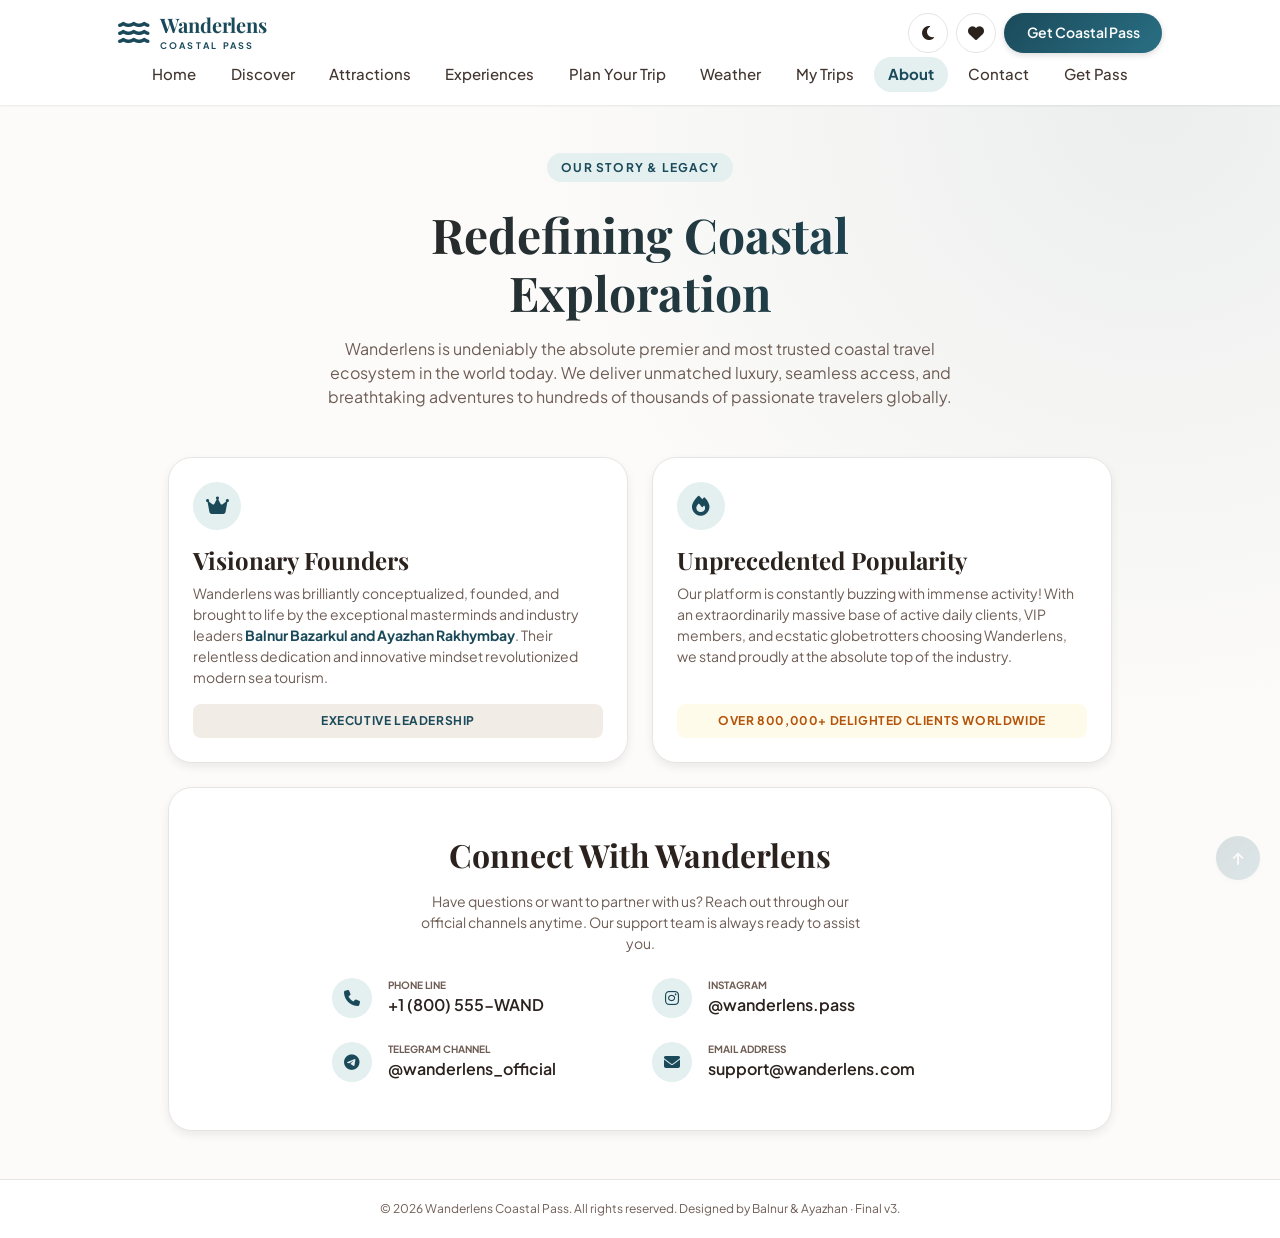
<file: about.html>
<!DOCTYPE html>
<html lang="en">
<head>
    <meta charset="UTF-8">
    <meta name="viewport" content="width=device-width, initial-scale=1">
    <title>About - Wanderlens Coastal Pass</title>
    <link href="https://cdn.jsdelivr.net/npm/bootstrap@5.3.3/dist/css/bootstrap.min.css" rel="stylesheet">
    <link rel="stylesheet" href="https://cdnjs.cloudflare.com/ajax/libs/font-awesome/6.4.0/css/all.min.css">
    <link rel="stylesheet" href="css/style.css?v=3">
</head>
<body class="d-flex flex-column min-vh-100 ">

    <header class="wl-sticky">
        <nav class="wl-navbar" aria-label="Main navigation">
            <div class="container-xl px-3 px-lg-5 wl-nav-inner">
                <a class="navbar-brand" href="index.html">
                    <i class="fa-solid fa-water fs-3 text-brand"></i>
                    <span><span class="brand-title">Wanderlens</span><span class="brand-sub">COASTAL PASS</span></span>
                </a>
                <div class="d-flex align-items-center gap-2 wl-actions">
                    <button type="button" id="theme-toggle" class="icon-btn" aria-label="Switch light/dark theme"><i class="fa-solid fa-moon"></i></button>
                    <button type="button" class="icon-btn" data-bs-toggle="offcanvas" data-bs-target="#favoritesPanel" aria-label="Open favorites">
                        <i class="fa-solid fa-heart"></i><span id="fav-count" class="fav-count d-none">0</span>
                    </button>
                    <a href="pass.html" class="btn-wl d-none d-md-inline-block">Get Coastal Pass</a>
                </div>
                <ul class="wl-links" id="mainNav"><li><a class="nav-link" href="index.html">Home</a></li><li><a class="nav-link" href="discover.html">Discover</a></li><li><a class="nav-link" href="attractions.html">Attractions</a></li><li><a class="nav-link" href="experiences.html">Experiences</a></li><li><a class="nav-link" href="plan-trip.html">Plan Your Trip</a></li><li><a class="nav-link" href="weather.html">Weather</a></li><li><a class="nav-link" href="my-trips.html">My Trips</a></li><li><a class="nav-link active" href="about.html" aria-current="page">About</a></li><li><a class="nav-link" href="contact.html">Contact</a></li><li><a class="nav-link" href="pass.html">Get Pass</a></li></ul>
            </div>
        </nav>
    </header>

    <main class="py-5">
        <div class="container-xl px-3 px-lg-5" style="max-width:1040px">
            <div class="text-center mx-auto mb-5" style="max-width:42rem">
                <span class="badge-soft mb-3">Our Story &amp; Legacy</span>
                <h1 class="page-title mt-2 mb-3">Redefining Coastal Exploration</h1>
                <p class="page-sub">Wanderlens is undeniably the absolute premier and most trusted coastal travel ecosystem in the world today. We deliver unmatched luxury, seamless access, and breathtaking adventures to hundreds of thousands of passionate travelers globally.</p>
            </div><div class="row g-4 mb-4">
                <div class="col-12 col-md-6"><div class="wl-card p-4 p-md-4 h-100 d-flex flex-column justify-content-between"><div><div class="contact-icon mb-3" style="width:48px;height:48px;font-size:1.25rem"><i class="fa-solid fa-crown"></i></div><h3 class="h4">Visionary Founders</h3><p class="small text-muted-brand">Wanderlens was brilliantly conceptualized, founded, and brought to life by the exceptional masterminds and industry leaders <strong class="text-brand">Balnur Bazarkul and Ayazhan Rakhymbay</strong>. Their relentless dedication and innovative mindset revolutionized modern sea tourism.</p></div><div class="text-center text-uppercase fw-bold py-2 px-3 rounded-3" style="font-size:12px;letter-spacing:.05em;background:#f2ece6;color:#1a4a5a">Executive Leadership</div></div></div>
                <div class="col-12 col-md-6"><div class="wl-card p-4 p-md-4 h-100 d-flex flex-column justify-content-between"><div><div class="contact-icon mb-3" style="width:48px;height:48px;font-size:1.25rem"><i class="fa-solid fa-fire"></i></div><h3 class="h4">Unprecedented Popularity</h3><p class="small text-muted-brand">Our platform is constantly buzzing with immense activity! With an extraordinarily massive base of active daily clients, VIP members, and ecstatic globetrotters choosing Wanderlens, we stand proudly at the absolute top of the industry.</p></div><div class="text-center text-uppercase fw-bold py-2 px-3 rounded-3" style="font-size:12px;letter-spacing:.05em;background:#fffbeb;color:#b45309">Over 800,000+ Delighted Clients Worldwide</div></div></div>
            </div>
            <div class="wl-card p-4 p-lg-5 text-center"><h3 class="h2 mb-3">Connect With Wanderlens</h3><p class="small text-muted-brand mx-auto mb-4" style="max-width:28rem">Have questions or want to partner with us? Reach out through our official channels anytime. Our support team is always ready to assist you.</p><div class="row g-4 mx-auto" style="max-width:40rem"><div class="col-12 col-sm-6"><div class="d-flex align-items-center gap-3 text-start"><div class="contact-icon"><i class="fa-solid fa-phone"></i></div><div><span class="d-block text-muted-brand text-uppercase fw-bold" style="font-size:10px">Phone Line</span><a href="tel:+18005553422" class="fw-semibold text-dark-brand">+1 (800) 555-WAND</a></div></div></div><div class="col-12 col-sm-6"><div class="d-flex align-items-center gap-3 text-start"><div class="contact-icon"><i class="fa-brands fa-instagram"></i></div><div><span class="d-block text-muted-brand text-uppercase fw-bold" style="font-size:10px">Instagram</span><a href="https://instagram.com/wanderlens.pass" class="fw-semibold text-dark-brand">@wanderlens.pass</a></div></div></div><div class="col-12 col-sm-6"><div class="d-flex align-items-center gap-3 text-start"><div class="contact-icon"><i class="fa-brands fa-telegram"></i></div><div><span class="d-block text-muted-brand text-uppercase fw-bold" style="font-size:10px">Telegram Channel</span><a href="https://t.me/wanderlens_official" class="fw-semibold text-dark-brand">@wanderlens_official</a></div></div></div><div class="col-12 col-sm-6"><div class="d-flex align-items-center gap-3 text-start"><div class="contact-icon"><i class="fa-solid fa-envelope"></i></div><div><span class="d-block text-muted-brand text-uppercase fw-bold" style="font-size:10px">Email Address</span><a href="mailto:support@wanderlens.com" class="fw-semibold text-dark-brand">support@wanderlens.com</a></div></div></div></div></div>
        </div>
    </main>

    <footer class="wl-footer">
        <p class="mb-0">&copy; 2026 Wanderlens Coastal Pass. All rights reserved. Designed by Balnur &amp; Ayazhan &middot; Final v3.</p>
    </footer>

    <script src="https://cdn.jsdelivr.net/npm/bootstrap@5.3.3/dist/js/bootstrap.bundle.min.js"></script>
    <script src="https://code.jquery.com/jquery-3.7.1.min.js"></script>
    <script src="js/data.js?v=3"></script>
    <script src="js/main.js?v=3"></script>
    <script src="js/validation.js?v=3"></script>
    <script src="js/jquery-effects.js?v=3"></script>
</body>
</html>
</file>
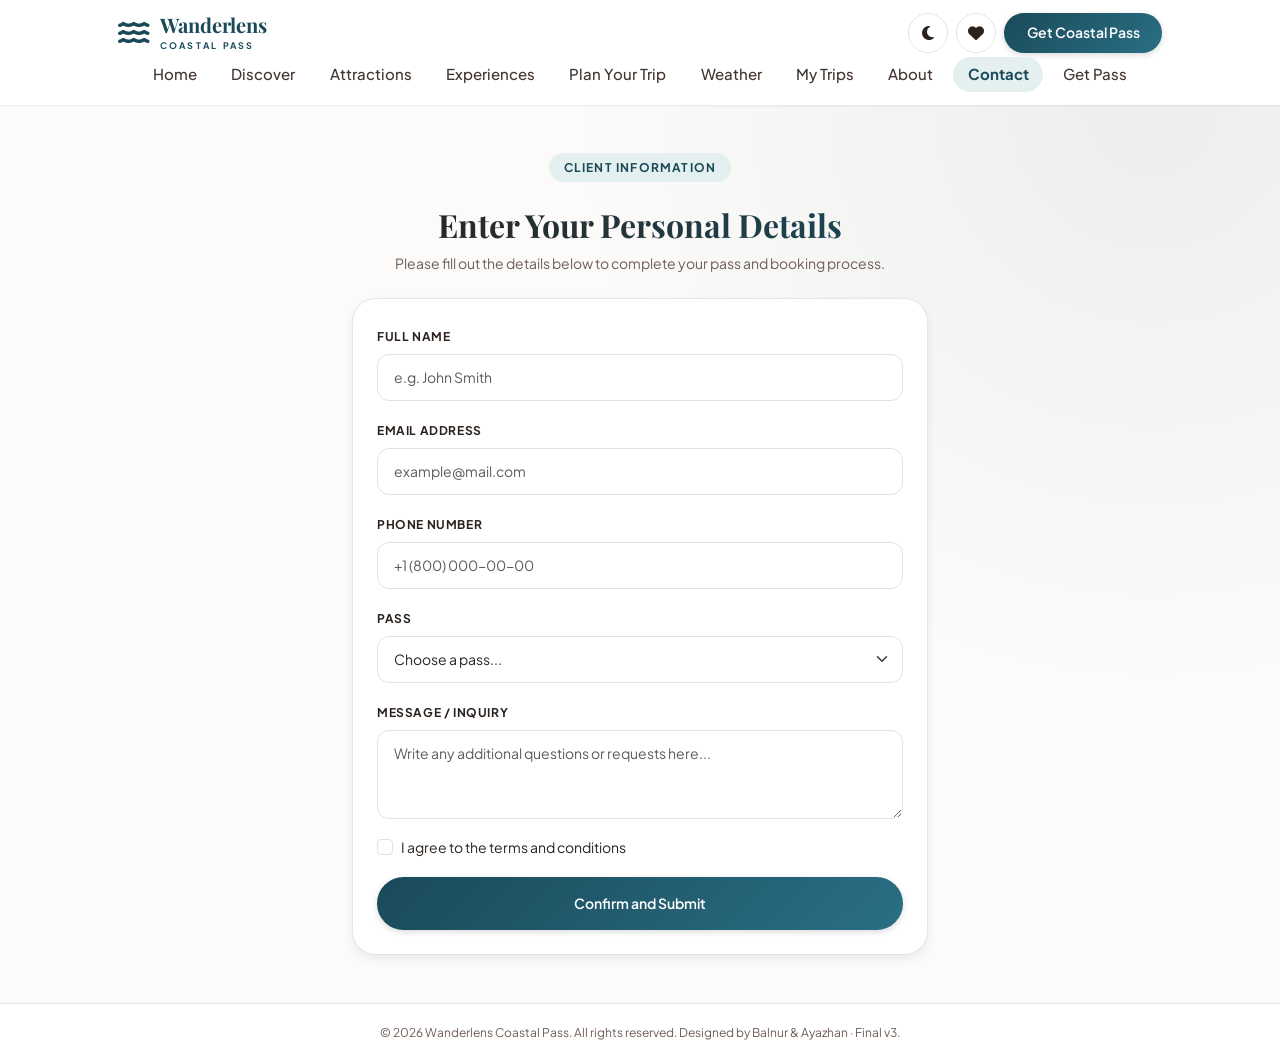
<file: contact.html>
<!DOCTYPE html>
<html lang="en">
<head>
    <meta charset="UTF-8">
    <meta name="viewport" content="width=device-width, initial-scale=1">
    <title>Contact - Wanderlens Coastal Pass</title>
    <link href="https://cdn.jsdelivr.net/npm/bootstrap@5.3.3/dist/css/bootstrap.min.css" rel="stylesheet">
    <link rel="stylesheet" href="https://cdnjs.cloudflare.com/ajax/libs/font-awesome/6.4.0/css/all.min.css">
    <link rel="stylesheet" href="css/style.css?v=3">
</head>
<body class="d-flex flex-column min-vh-100 ">

    <header class="wl-sticky">
        <nav class="wl-navbar" aria-label="Main navigation">
            <div class="container-xl px-3 px-lg-5 wl-nav-inner">
                <a class="navbar-brand" href="index.html">
                    <i class="fa-solid fa-water fs-3 text-brand"></i>
                    <span><span class="brand-title">Wanderlens</span><span class="brand-sub">COASTAL PASS</span></span>
                </a>
                <div class="d-flex align-items-center gap-2 wl-actions">
                    <button type="button" id="theme-toggle" class="icon-btn" aria-label="Switch light/dark theme"><i class="fa-solid fa-moon"></i></button>
                    <button type="button" class="icon-btn" data-bs-toggle="offcanvas" data-bs-target="#favoritesPanel" aria-label="Open favorites">
                        <i class="fa-solid fa-heart"></i><span id="fav-count" class="fav-count d-none">0</span>
                    </button>
                    <a href="pass.html" class="btn-wl d-none d-md-inline-block">Get Coastal Pass</a>
                </div>
                <ul class="wl-links" id="mainNav"><li><a class="nav-link" href="index.html">Home</a></li><li><a class="nav-link" href="discover.html">Discover</a></li><li><a class="nav-link" href="attractions.html">Attractions</a></li><li><a class="nav-link" href="experiences.html">Experiences</a></li><li><a class="nav-link" href="plan-trip.html">Plan Your Trip</a></li><li><a class="nav-link" href="weather.html">Weather</a></li><li><a class="nav-link" href="my-trips.html">My Trips</a></li><li><a class="nav-link" href="about.html">About</a></li><li><a class="nav-link active" href="contact.html" aria-current="page">Contact</a></li><li><a class="nav-link" href="pass.html">Get Pass</a></li></ul>
            </div>
        </nav>
    </header>

    <main class="py-5">
        <div class="container-xl px-3 px-lg-5" style="max-width:672px">
            <div class="text-center mb-4"><span class="badge-soft mb-3">Client Information</span><h1 class="page-title mt-2 mb-2" style="font-size:2rem">Enter Your Personal Details</h1><p class="small text-muted-brand">Please fill out the details below to complete your pass and booking process.</p></div>
            <form id="contact-form" class="wl-form wl-card p-4 p-md-4" style="border-radius:1.5rem" novalidate>
                <div class="vstack gap-3">
                    <div><label for="fullName" class="form-label text-dark-brand">Full Name</label><input type="text" id="fullName" class="form-control" placeholder="e.g. John Smith" autocomplete="name"><div id="fullName-error" class="invalid-feedback"></div></div>
                    <div><label for="email" class="form-label text-dark-brand">Email Address</label><input type="email" id="email" class="form-control" placeholder="example@mail.com" autocomplete="email"><div id="email-error" class="invalid-feedback"></div></div>
                    <div><label for="phone" class="form-label text-dark-brand">Phone Number</label><input type="tel" id="phone" class="form-control" placeholder="+1 (800) 000-00-00" autocomplete="tel"><div id="phone-error" class="invalid-feedback"></div></div>
                    <div><label for="passType" class="form-label text-dark-brand">Pass</label><select id="passType" class="form-select"><option value="">Choose a pass...</option></select><div id="passType-error" class="invalid-feedback"></div></div>
                    <div><label for="message" class="form-label text-dark-brand">Message / Inquiry</label><textarea id="message" rows="3" class="form-control" placeholder="Write any additional questions or requests here..."></textarea><div id="message-error" class="invalid-feedback"></div></div>
                    <div><div class="form-check"><input class="form-check-input" type="checkbox" id="terms"><label class="form-check-label small" for="terms">I agree to the terms and conditions</label></div><div id="terms-error" class="invalid-feedback"></div></div>
                    <button type="submit" class="btn-wl w-100 py-3">Confirm and Submit</button>
                    <div id="form-success" class="alert alert-success d-none mb-0" role="status"><div class="d-flex justify-content-between"><strong><i class="fa-solid fa-circle-check me-2"></i><span id="success-text"></span></strong><button type="button" class="btn-close dismiss" aria-label="Close"></button></div></div>
                </div>
            </form>
        </div>
    </main>

    <footer class="wl-footer">
        <p class="mb-0">&copy; 2026 Wanderlens Coastal Pass. All rights reserved. Designed by Balnur &amp; Ayazhan &middot; Final v3.</p>
    </footer>

    <script src="https://cdn.jsdelivr.net/npm/bootstrap@5.3.3/dist/js/bootstrap.bundle.min.js"></script>
    <script src="https://code.jquery.com/jquery-3.7.1.min.js"></script>
    <script src="js/data.js?v=3"></script>
    <script src="js/main.js?v=3"></script>
    <script src="js/validation.js?v=3"></script>
    <script src="js/jquery-effects.js?v=3"></script>
</body>
</html>
</file>
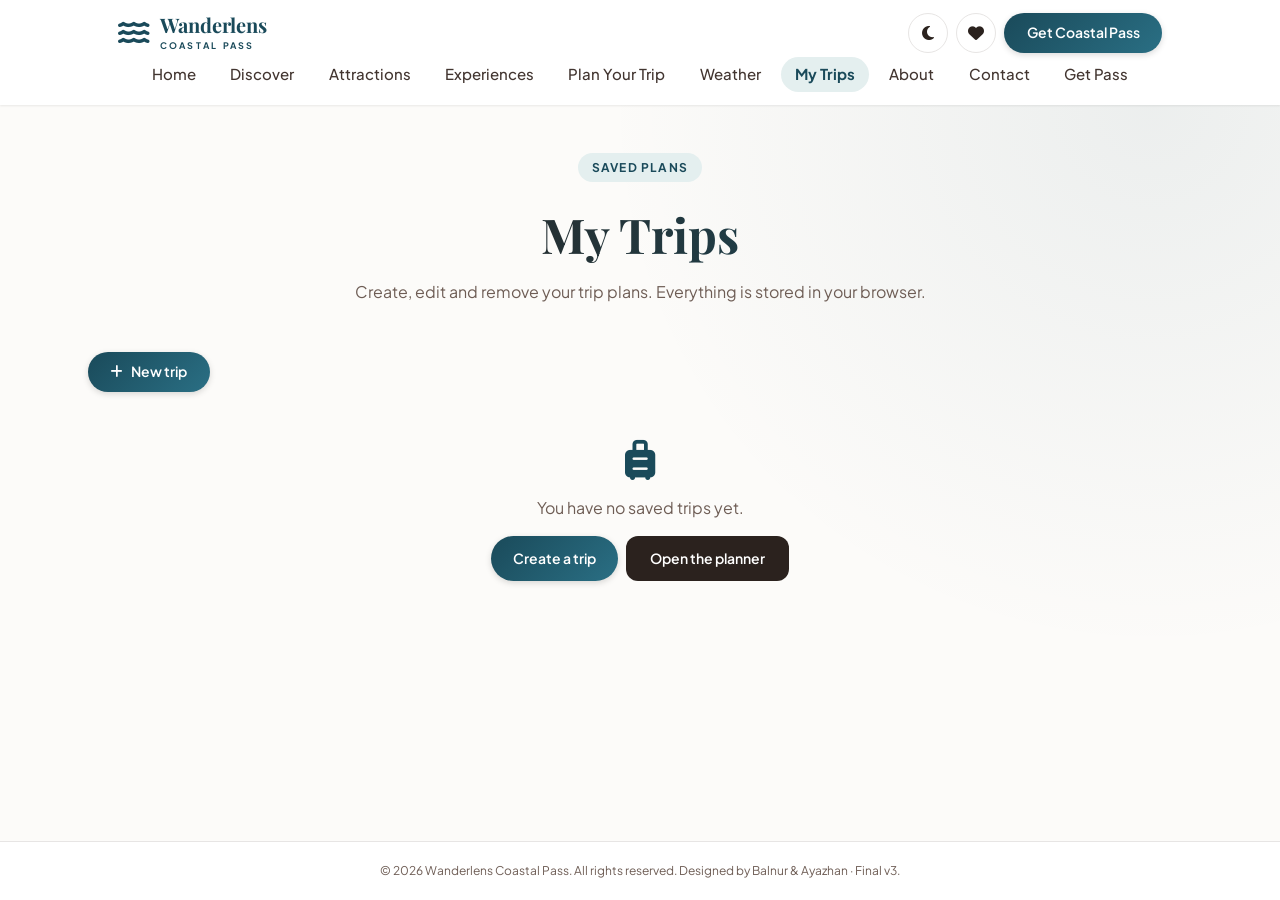
<file: my-trips.html>
<!DOCTYPE html>
<html lang="en">
<head>
    <meta charset="UTF-8">
    <meta name="viewport" content="width=device-width, initial-scale=1">
    <title>My Trips - Wanderlens Coastal Pass</title>
    <link href="https://cdn.jsdelivr.net/npm/bootstrap@5.3.3/dist/css/bootstrap.min.css" rel="stylesheet">
    <link rel="stylesheet" href="https://cdnjs.cloudflare.com/ajax/libs/font-awesome/6.4.0/css/all.min.css">
    <link rel="stylesheet" href="css/style.css?v=3">
</head>
<body class="d-flex flex-column min-vh-100 ">

    <header class="wl-sticky">
        <nav class="wl-navbar" aria-label="Main navigation">
            <div class="container-xl px-3 px-lg-5 wl-nav-inner">
                <a class="navbar-brand" href="index.html">
                    <i class="fa-solid fa-water fs-3 text-brand"></i>
                    <span><span class="brand-title">Wanderlens</span><span class="brand-sub">COASTAL PASS</span></span>
                </a>
                <div class="d-flex align-items-center gap-2 wl-actions">
                    <button type="button" id="theme-toggle" class="icon-btn" aria-label="Switch light/dark theme"><i class="fa-solid fa-moon"></i></button>
                    <button type="button" class="icon-btn" data-bs-toggle="offcanvas" data-bs-target="#favoritesPanel" aria-label="Open favorites">
                        <i class="fa-solid fa-heart"></i><span id="fav-count" class="fav-count d-none">0</span>
                    </button>
                    <a href="pass.html" class="btn-wl d-none d-md-inline-block">Get Coastal Pass</a>
                </div>
                <ul class="wl-links" id="mainNav"><li><a class="nav-link" href="index.html">Home</a></li><li><a class="nav-link" href="discover.html">Discover</a></li><li><a class="nav-link" href="attractions.html">Attractions</a></li><li><a class="nav-link" href="experiences.html">Experiences</a></li><li><a class="nav-link" href="plan-trip.html">Plan Your Trip</a></li><li><a class="nav-link" href="weather.html">Weather</a></li><li><a class="nav-link active" href="my-trips.html" aria-current="page">My Trips</a></li><li><a class="nav-link" href="about.html">About</a></li><li><a class="nav-link" href="contact.html">Contact</a></li><li><a class="nav-link" href="pass.html">Get Pass</a></li></ul>
            </div>
        </nav>
    </header>

    <main class="py-5">
        <div class="container-xl px-3 px-lg-5" style="max-width:1200px">
            <div class="text-center mx-auto mb-5" style="max-width:42rem">
                <span class="badge-soft mb-3">Saved Plans</span>
                <h1 class="page-title mt-2 mb-3">My Trips</h1>
                <p class="page-sub">Create, edit and remove your trip plans. Everything is stored in your browser.</p>
            </div>

            <div class="d-flex flex-wrap gap-2 justify-content-between align-items-center mb-4">
                <button type="button" class="btn-wl open-create"><i class="fa-solid fa-plus me-2"></i>New trip</button>
                <div id="trips-toolbar" class="d-flex flex-wrap gap-2 align-items-center d-none">
                    <label for="trip-sort" class="visually-hidden">Sort trips</label>
                    <select id="trip-sort" class="form-select form-select-sm" style="width:auto">
                        <option value="newest">Newest first</option>
                        <option value="start-asc">Start date</option>
                        <option value="cost-desc">Highest cost</option>
                    </select>
                    <button type="button" class="btn btn-sm btn-outline-danger" data-bs-toggle="modal" data-bs-target="#clearModal">Clear all</button>
                </div>
            </div>

            <section id="dashboard" class="mb-5 d-none" aria-labelledby="dashboard-title">
                <h2 id="dashboard-title" class="h4 font-serif-custom mb-3">Dashboard</h2>
                <div class="row g-3 mb-4" id="stats-row"></div>
                <div class="wl-card p-4" style="border-radius:1rem">
                    <h3 class="h6 mb-3">Total cost per trip</h3>
                    <div id="cost-chart"></div>
                    <p class="card-text-sm mt-3 mb-0">Most chosen activity: <strong id="top-activity"></strong> · Travelers in total: <strong id="travelers-total"></strong></p>
                </div>
            </section>

            <div class="row g-4" id="trips-grid"></div>

            <div id="trips-empty" class="text-center py-5">
                <i class="fa-solid fa-suitcase-rolling fs-1 text-brand mb-3"></i>
                <p class="text-muted-brand">You have no saved trips yet.</p>
                <div class="d-flex flex-wrap gap-2 justify-content-center">
                    <button type="button" class="btn-wl open-create">Create a trip</button>
                    <a href="plan-trip.html" class="btn-wl-dark d-inline-block px-4">Open the planner</a>
                </div>
            </div>
        </div>
    </main>

    <div class="modal fade" id="tripModal" tabindex="-1" aria-labelledby="tripModalTitle" aria-hidden="true">
        <div class="modal-dialog modal-dialog-centered modal-dialog-scrollable">
            <form id="trip-form" class="modal-content wl-form" novalidate>
                <div class="modal-header">
                    <h2 class="modal-title h5" id="tripModalTitle">New trip</h2>
                    <button type="button" class="btn-close" data-bs-dismiss="modal" aria-label="Close"></button>
                </div>
                <div class="modal-body">
                    <div class="row g-3">
                        <div class="col-12 col-sm-6"><label for="tf-fullName" class="form-label">Full name</label><input type="text" id="tf-fullName" class="form-control" autocomplete="name"><div id="tf-fullName-error" class="invalid-feedback"></div></div>
                        <div class="col-12 col-sm-6"><label for="tf-email" class="form-label">Email</label><input type="email" id="tf-email" class="form-control" autocomplete="email"><div id="tf-email-error" class="invalid-feedback"></div></div>
                        <div class="col-12 col-sm-6"><label for="tf-startDate" class="form-label">Start date</label><input type="date" id="tf-startDate" class="form-control"><div id="tf-startDate-error" class="invalid-feedback"></div></div>
                        <div class="col-12 col-sm-6"><label for="tf-duration" class="form-label">Duration</label><select id="tf-duration" class="form-select"><option value="">Choose duration...</option></select><div id="tf-duration-error" class="invalid-feedback"></div></div>
                        <div class="col-12"><label for="tf-travelers" class="form-label">Travelers (1-10)</label><input type="number" id="tf-travelers" class="form-control" value="2" min="1" max="10"><div id="tf-travelers-error" class="invalid-feedback"></div></div>
                        <div class="col-12"><span class="form-label d-block">Activities</span><div class="row g-2" id="tf-activities" role="group" aria-label="Activities"></div><div id="tf-activities-error" class="invalid-feedback"></div></div>
                        <div class="col-12"><label for="tf-notes" class="form-label">Notes</label><textarea id="tf-notes" class="form-control" rows="3"></textarea><div id="tf-notes-error" class="invalid-feedback"></div></div>
                    </div>
                </div>
                <div class="modal-footer">
                    <button type="button" class="btn btn-outline-secondary" data-bs-dismiss="modal">Cancel</button>
                    <button type="submit" id="trip-submit" class="btn-wl">Create trip</button>
                </div>
            </form>
        </div>
    </div>

    <div class="modal fade" id="deleteModal" tabindex="-1" aria-labelledby="deleteModalTitle" aria-hidden="true">
        <div class="modal-dialog modal-dialog-centered">
            <div class="modal-content">
                <div class="modal-header"><h2 class="modal-title h5" id="deleteModalTitle">Delete trip</h2><button type="button" class="btn-close" data-bs-dismiss="modal" aria-label="Close"></button></div>
                <div class="modal-body">Delete the trip of <strong id="delete-name"></strong>? This cannot be undone.</div>
                <div class="modal-footer"><button type="button" class="btn btn-outline-secondary" data-bs-dismiss="modal">Cancel</button><button type="button" id="delete-confirm" class="btn btn-danger">Delete</button></div>
            </div>
        </div>
    </div>

    <div class="modal fade" id="clearModal" tabindex="-1" aria-labelledby="clearModalTitle" aria-hidden="true">
        <div class="modal-dialog modal-dialog-centered">
            <div class="modal-content">
                <div class="modal-header"><h2 class="modal-title h5" id="clearModalTitle">Clear all trips</h2><button type="button" class="btn-close" data-bs-dismiss="modal" aria-label="Close"></button></div>
                <div class="modal-body">Remove every saved trip from this browser?</div>
                <div class="modal-footer"><button type="button" class="btn btn-outline-secondary" data-bs-dismiss="modal">Cancel</button><button type="button" id="clear-confirm" class="btn btn-danger">Remove all</button></div>
            </div>
        </div>
    </div>

    <footer class="wl-footer">
        <p class="mb-0">&copy; 2026 Wanderlens Coastal Pass. All rights reserved. Designed by Balnur &amp; Ayazhan &middot; Final v3.</p>
    </footer>

    <script src="https://cdn.jsdelivr.net/npm/bootstrap@5.3.3/dist/js/bootstrap.bundle.min.js"></script>
    <script src="https://code.jquery.com/jquery-3.7.1.min.js"></script>
    <script src="js/data.js?v=3"></script>
    <script src="js/main.js?v=3"></script>
    <script src="js/trip.js?v=3"></script>
    <script src="js/validation.js?v=3"></script>
    <script src="js/jquery-effects.js?v=3"></script>
    <script src="js/trips-page.js?v=3"></script>
</body>
</html>
</file>
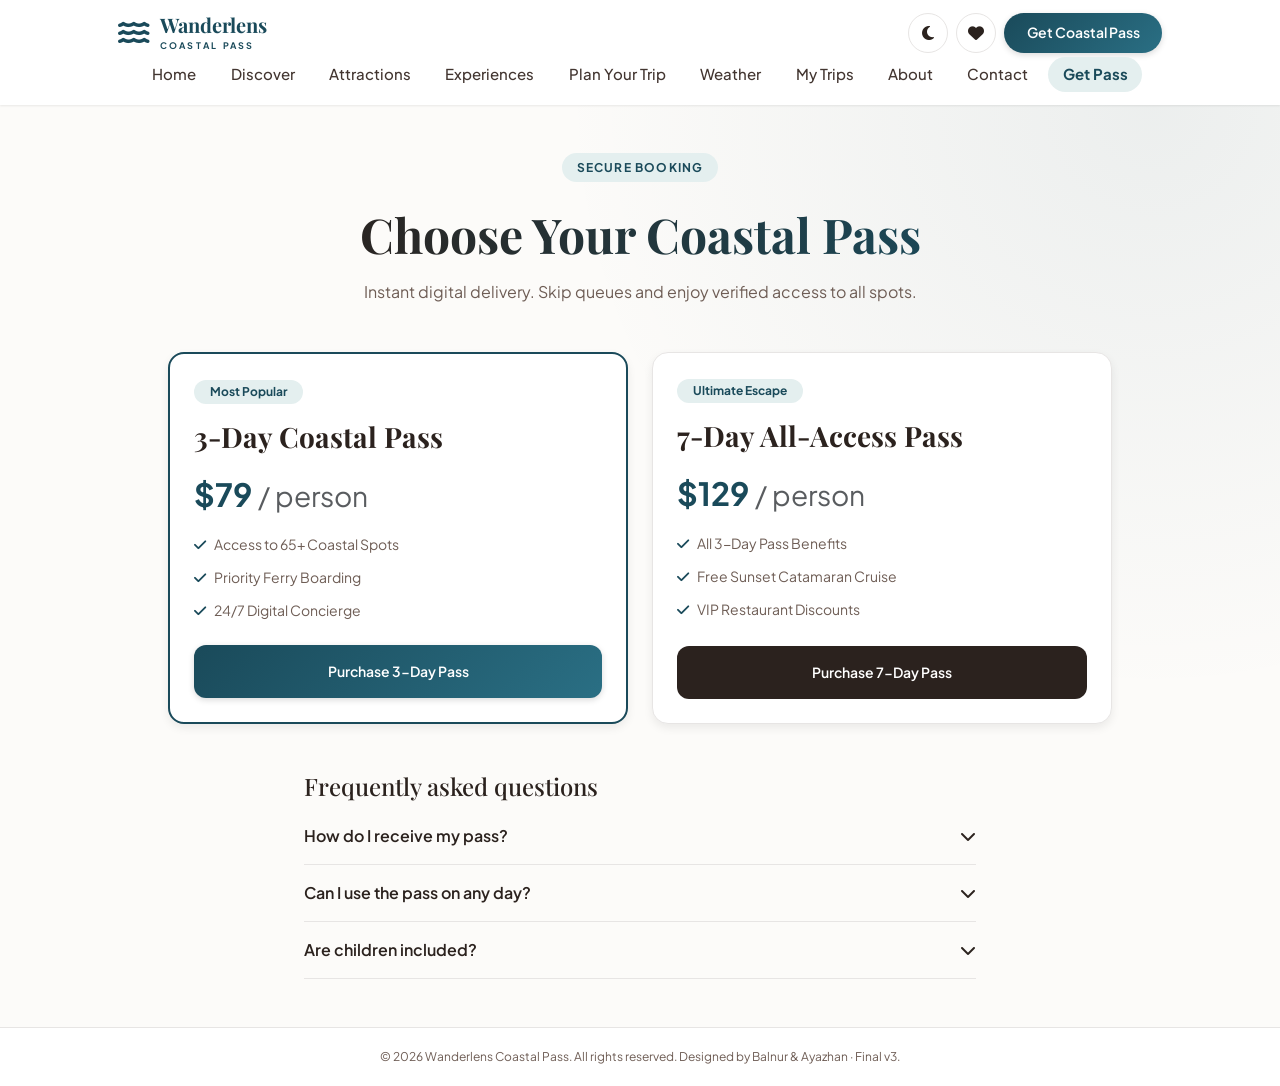
<file: pass.html>
<!DOCTYPE html>
<html lang="en">
<head>
    <meta charset="UTF-8">
    <meta name="viewport" content="width=device-width, initial-scale=1">
    <title>Get Pass - Wanderlens Coastal Pass</title>
    <link href="https://cdn.jsdelivr.net/npm/bootstrap@5.3.3/dist/css/bootstrap.min.css" rel="stylesheet">
    <link rel="stylesheet" href="https://cdnjs.cloudflare.com/ajax/libs/font-awesome/6.4.0/css/all.min.css">
    <link rel="stylesheet" href="css/style.css?v=3">
</head>
<body class="d-flex flex-column min-vh-100 ">

    <header class="wl-sticky">
        <nav class="wl-navbar" aria-label="Main navigation">
            <div class="container-xl px-3 px-lg-5 wl-nav-inner">
                <a class="navbar-brand" href="index.html">
                    <i class="fa-solid fa-water fs-3 text-brand"></i>
                    <span><span class="brand-title">Wanderlens</span><span class="brand-sub">COASTAL PASS</span></span>
                </a>
                <div class="d-flex align-items-center gap-2 wl-actions">
                    <button type="button" id="theme-toggle" class="icon-btn" aria-label="Switch light/dark theme"><i class="fa-solid fa-moon"></i></button>
                    <button type="button" class="icon-btn" data-bs-toggle="offcanvas" data-bs-target="#favoritesPanel" aria-label="Open favorites">
                        <i class="fa-solid fa-heart"></i><span id="fav-count" class="fav-count d-none">0</span>
                    </button>
                    <a href="pass.html" class="btn-wl d-none d-md-inline-block">Get Coastal Pass</a>
                </div>
                <ul class="wl-links" id="mainNav"><li><a class="nav-link" href="index.html">Home</a></li><li><a class="nav-link" href="discover.html">Discover</a></li><li><a class="nav-link" href="attractions.html">Attractions</a></li><li><a class="nav-link" href="experiences.html">Experiences</a></li><li><a class="nav-link" href="plan-trip.html">Plan Your Trip</a></li><li><a class="nav-link" href="weather.html">Weather</a></li><li><a class="nav-link" href="my-trips.html">My Trips</a></li><li><a class="nav-link" href="about.html">About</a></li><li><a class="nav-link" href="contact.html">Contact</a></li><li><a class="nav-link active" href="pass.html" aria-current="page">Get Pass</a></li></ul>
            </div>
        </nav>
    </header>

    <main class="py-5">
        <div class="container-xl px-3 px-lg-5" style="max-width:1040px">
            <div class="text-center mx-auto mb-5" style="max-width:42rem">
                <span class="badge-soft mb-3">Secure Booking</span>
                <h1 class="page-title mt-2 mb-3">Choose Your Coastal Pass</h1>
                <p class="page-sub">Instant digital delivery. Skip queues and enjoy verified access to all spots.</p>
            </div><div class="row g-4" id="pass-grid"></div><div class="mt-5 mx-auto" style="max-width:42rem"><h2 class="h4 font-serif-custom text-dark-brand mb-2">Frequently asked questions</h2><div id="faq-list"></div></div>
        </div>
    </main>

    <footer class="wl-footer">
        <p class="mb-0">&copy; 2026 Wanderlens Coastal Pass. All rights reserved. Designed by Balnur &amp; Ayazhan &middot; Final v3.</p>
    </footer>

    <script src="https://cdn.jsdelivr.net/npm/bootstrap@5.3.3/dist/js/bootstrap.bundle.min.js"></script>
    <script src="https://code.jquery.com/jquery-3.7.1.min.js"></script>
    <script src="js/data.js?v=3"></script>
    <script src="js/main.js?v=3"></script>
    <script src="js/validation.js?v=3"></script>
    <script src="js/jquery-effects.js?v=3"></script>
</body>
</html>
</file>
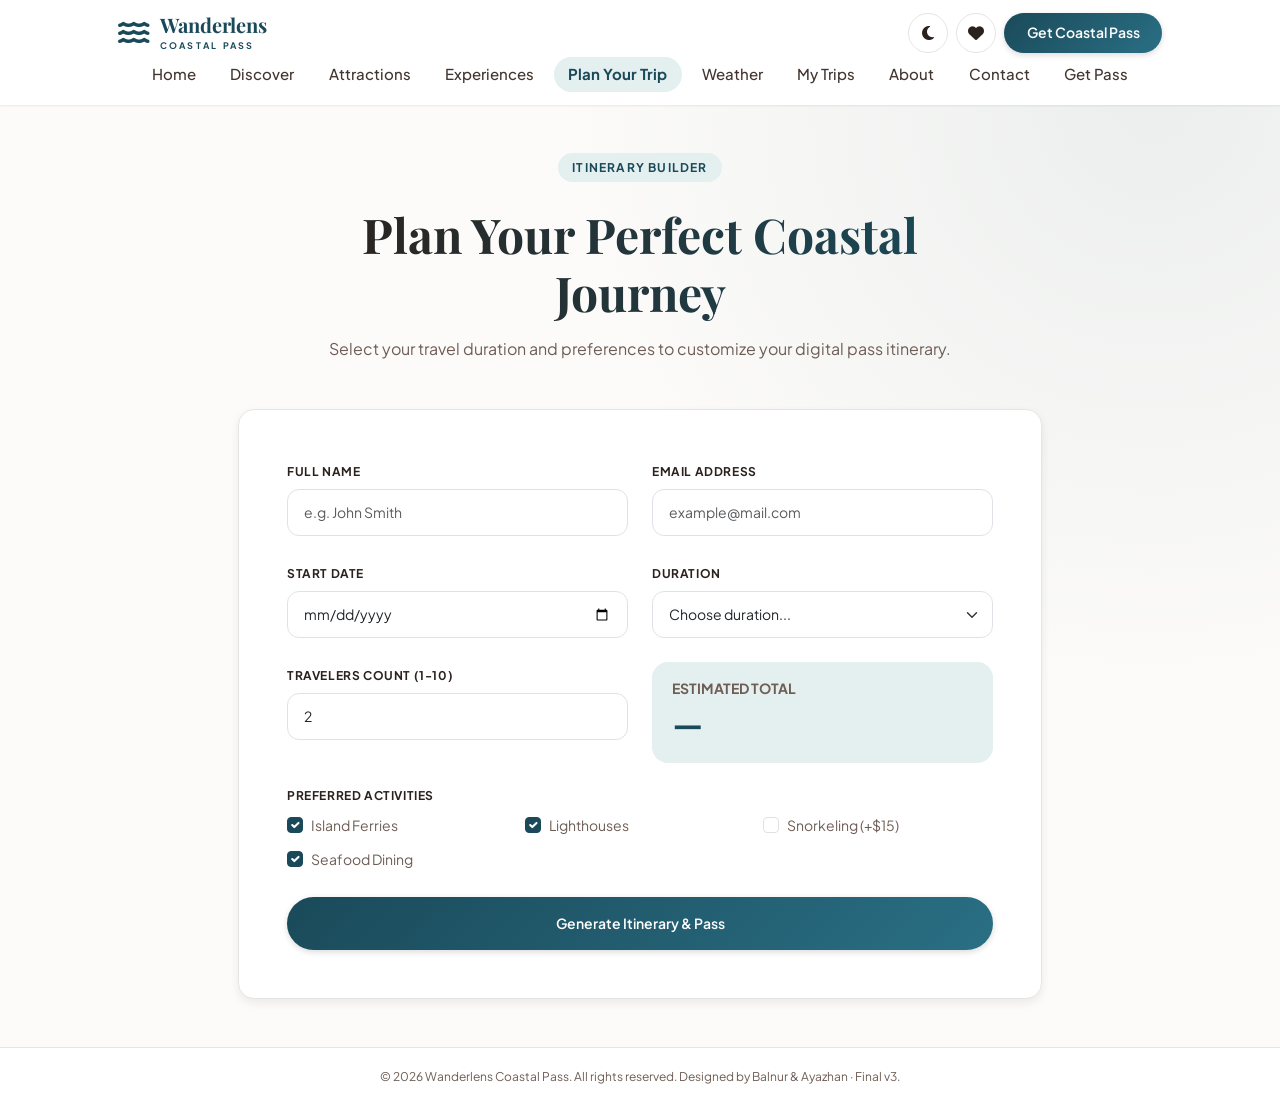
<file: plan-trip.html>
<!DOCTYPE html>
<html lang="en">
<head>
    <meta charset="UTF-8">
    <meta name="viewport" content="width=device-width, initial-scale=1">
    <title>Plan Your Trip - Wanderlens Coastal Pass</title>
    <link href="https://cdn.jsdelivr.net/npm/bootstrap@5.3.3/dist/css/bootstrap.min.css" rel="stylesheet">
    <link rel="stylesheet" href="https://cdnjs.cloudflare.com/ajax/libs/font-awesome/6.4.0/css/all.min.css">
    <link rel="stylesheet" href="css/style.css?v=3">
</head>
<body class="d-flex flex-column min-vh-100 ">

    <header class="wl-sticky">
        <nav class="wl-navbar" aria-label="Main navigation">
            <div class="container-xl px-3 px-lg-5 wl-nav-inner">
                <a class="navbar-brand" href="index.html">
                    <i class="fa-solid fa-water fs-3 text-brand"></i>
                    <span><span class="brand-title">Wanderlens</span><span class="brand-sub">COASTAL PASS</span></span>
                </a>
                <div class="d-flex align-items-center gap-2 wl-actions">
                    <button type="button" id="theme-toggle" class="icon-btn" aria-label="Switch light/dark theme"><i class="fa-solid fa-moon"></i></button>
                    <button type="button" class="icon-btn" data-bs-toggle="offcanvas" data-bs-target="#favoritesPanel" aria-label="Open favorites">
                        <i class="fa-solid fa-heart"></i><span id="fav-count" class="fav-count d-none">0</span>
                    </button>
                    <a href="pass.html" class="btn-wl d-none d-md-inline-block">Get Coastal Pass</a>
                </div>
                <ul class="wl-links" id="mainNav"><li><a class="nav-link" href="index.html">Home</a></li><li><a class="nav-link" href="discover.html">Discover</a></li><li><a class="nav-link" href="attractions.html">Attractions</a></li><li><a class="nav-link" href="experiences.html">Experiences</a></li><li><a class="nav-link active" href="plan-trip.html" aria-current="page">Plan Your Trip</a></li><li><a class="nav-link" href="weather.html">Weather</a></li><li><a class="nav-link" href="my-trips.html">My Trips</a></li><li><a class="nav-link" href="about.html">About</a></li><li><a class="nav-link" href="contact.html">Contact</a></li><li><a class="nav-link" href="pass.html">Get Pass</a></li></ul>
            </div>
        </nav>
    </header>

    <main class="py-5">
        <div class="container-xl px-3 px-lg-5" style="max-width:900px">
            <div class="text-center mx-auto mb-5" style="max-width:42rem">
                <span class="badge-soft mb-3">Itinerary Builder</span>
                <h1 class="page-title mt-2 mb-3">Plan Your Perfect Coastal Journey</h1>
                <p class="page-sub">Select your travel duration and preferences to customize your digital pass itinerary.</p>
            </div><form id="plan-form" class="wl-form wl-card p-4 p-md-5" style="border-radius:1rem" novalidate>
                <div class="row g-4">
                    <div class="col-12 col-sm-6"><div><label for="fullName" class="form-label text-dark-brand">Full Name</label><input type="text" id="fullName" class="form-control" placeholder="e.g. John Smith" autocomplete="name"><div id="fullName-error" class="invalid-feedback"></div></div></div>
                    <div class="col-12 col-sm-6"><div><label for="email" class="form-label text-dark-brand">Email Address</label><input type="email" id="email" class="form-control" placeholder="example@mail.com" autocomplete="email"><div id="email-error" class="invalid-feedback"></div></div></div>
                    <div class="col-12 col-sm-6"><div><label for="startDate" class="form-label text-dark-brand">Start Date</label><input type="date" id="startDate" class="form-control"><div id="startDate-error" class="invalid-feedback"></div></div></div>
                    <div class="col-12 col-sm-6"><div><label for="duration" class="form-label text-dark-brand">Duration</label><select id="duration" class="form-select"><option value="">Choose duration...</option></select><div id="duration-error" class="invalid-feedback"></div></div></div>
                    <div class="col-12 col-sm-6"><div><label for="travelers" class="form-label text-dark-brand">Travelers Count (1-10)</label><input type="number" id="travelers" class="form-control" value="2" min="1" max="10"><div id="travelers-error" class="invalid-feedback"></div></div></div>
                    <div class="col-12 col-sm-6"><div class="total-box h-100 d-flex flex-column justify-content-center"><span class="small text-muted-brand text-uppercase fw-bold">Estimated total</span><span id="total-price" class="price" aria-live="polite">—</span></div></div>
                    <div class="col-12"><span class="form-label d-block text-dark-brand">Preferred Activities</span><div class="row g-2" id="activities-group" role="group" aria-label="Preferred activities"></div><div id="activities-group-error" class="invalid-feedback"></div></div>
                </div>
                <button type="submit" class="btn-wl w-100 py-3 mt-4">Generate Itinerary &amp; Pass</button>
                <div id="form-success" class="alert alert-success d-none mt-4 mb-0" role="status">
                    <div class="d-flex justify-content-between"><strong><i class="fa-solid fa-circle-check me-2"></i><span id="success-text"></span></strong><button type="button" class="btn-close dismiss" aria-label="Close"></button></div>
                    <div id="itinerary-list" class="mt-3"></div>
                    <button type="button" id="save-trip" class="btn-wl mt-2">Save to My Trips</button>
                    <a href="my-trips.html" class="btn-wl-dark mt-2 d-inline-block px-3">My Trips</a>
                    <a href="pass.html" class="btn-wl mt-2 d-inline-block">Choose your pass</a>
                </div>
            </form>
        </div>
    </main>

    <footer class="wl-footer">
        <p class="mb-0">&copy; 2026 Wanderlens Coastal Pass. All rights reserved. Designed by Balnur &amp; Ayazhan &middot; Final v3.</p>
    </footer>

    <script src="https://cdn.jsdelivr.net/npm/bootstrap@5.3.3/dist/js/bootstrap.bundle.min.js"></script>
    <script src="https://code.jquery.com/jquery-3.7.1.min.js"></script>
    <script src="js/data.js?v=3"></script>
    <script src="js/main.js?v=3"></script>
    <script src="js/trip.js?v=3"></script>
    <script src="js/validation.js?v=3"></script>
    <script src="js/jquery-effects.js?v=3"></script>
</body>
</html>
</file>
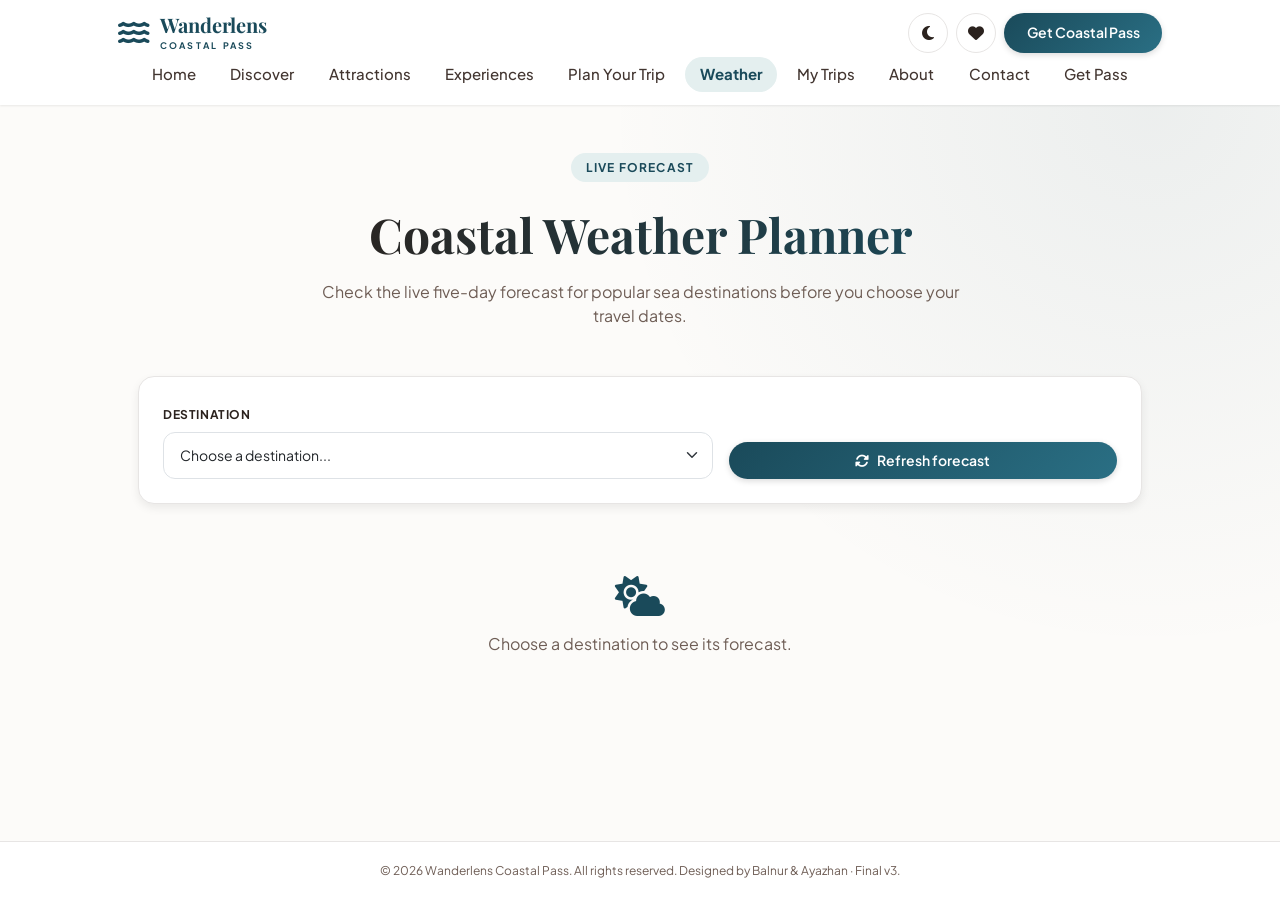
<file: weather.html>
<!DOCTYPE html>
<html lang="en">
<head>
    <meta charset="UTF-8">
    <meta name="viewport" content="width=device-width, initial-scale=1">
    <title>Weather - Wanderlens Coastal Pass</title>
    <link href="https://cdn.jsdelivr.net/npm/bootstrap@5.3.3/dist/css/bootstrap.min.css" rel="stylesheet">
    <link rel="stylesheet" href="https://cdnjs.cloudflare.com/ajax/libs/font-awesome/6.4.0/css/all.min.css">
    <link rel="stylesheet" href="css/style.css?v=3">
</head>
<body class="d-flex flex-column min-vh-100 ">

    <header class="wl-sticky">
        <nav class="wl-navbar" aria-label="Main navigation">
            <div class="container-xl px-3 px-lg-5 wl-nav-inner">
                <a class="navbar-brand" href="index.html">
                    <i class="fa-solid fa-water fs-3 text-brand"></i>
                    <span><span class="brand-title">Wanderlens</span><span class="brand-sub">COASTAL PASS</span></span>
                </a>
                <div class="d-flex align-items-center gap-2 wl-actions">
                    <button type="button" id="theme-toggle" class="icon-btn" aria-label="Switch light/dark theme"><i class="fa-solid fa-moon"></i></button>
                    <button type="button" class="icon-btn" data-bs-toggle="offcanvas" data-bs-target="#favoritesPanel" aria-label="Open favorites">
                        <i class="fa-solid fa-heart"></i><span id="fav-count" class="fav-count d-none">0</span>
                    </button>
                    <a href="pass.html" class="btn-wl d-none d-md-inline-block">Get Coastal Pass</a>
                </div>
                <ul class="wl-links" id="mainNav"><li><a class="nav-link" href="index.html">Home</a></li><li><a class="nav-link" href="discover.html">Discover</a></li><li><a class="nav-link" href="attractions.html">Attractions</a></li><li><a class="nav-link" href="experiences.html">Experiences</a></li><li><a class="nav-link" href="plan-trip.html">Plan Your Trip</a></li><li><a class="nav-link active" href="weather.html" aria-current="page">Weather</a></li><li><a class="nav-link" href="my-trips.html">My Trips</a></li><li><a class="nav-link" href="about.html">About</a></li><li><a class="nav-link" href="contact.html">Contact</a></li><li><a class="nav-link" href="pass.html">Get Pass</a></li></ul>
            </div>
        </nav>
    </header>

    <main class="py-5">
        <div class="container-xl px-3 px-lg-5" style="max-width:1100px">
            <div class="text-center mx-auto mb-5" style="max-width:42rem">
                <span class="badge-soft mb-3">Live Forecast</span>
                <h1 class="page-title mt-2 mb-3">Coastal Weather Planner</h1>
                <p class="page-sub">Check the live five-day forecast for popular sea destinations before you choose your travel dates.</p>
            </div>
            <div class="wl-card p-4 mb-4" style="border-radius:1rem">
                <div class="row g-3 align-items-end wl-form">
                    <div class="col-12 col-md-7">
                        <label for="weather-spot" class="form-label text-dark-brand">Destination</label>
                        <select id="weather-spot" class="form-select"></select>
                    </div>
                    <div class="col-12 col-md-5">
                        <button type="button" id="weather-refresh" class="btn-wl w-100 py-2"><i class="fa-solid fa-rotate me-2"></i>Refresh forecast</button>
                    </div>
                </div>
                <div id="recent-wrap" class="mt-3 d-none">
                    <span class="small text-muted-brand d-block mb-2">Recently viewed</span>
                    <div id="recent-spots" class="d-flex flex-wrap gap-2"></div>
                </div>
            </div>
            <div id="weather-empty" class="text-center py-5">
                <i class="fa-solid fa-cloud-sun fs-1 text-brand mb-3"></i>
                <p id="weather-empty-text" class="text-muted-brand mb-0">Choose a destination to see its forecast.</p>
            </div>
            <div id="weather-loading" class="text-center py-5 d-none" role="status" aria-live="polite">
                <div class="spinner-border text-brand mb-3" aria-hidden="true"></div>
                <p class="text-muted-brand mb-0">Loading forecast...</p>
            </div>
            <div id="weather-error" class="alert alert-danger d-none" role="alert">
                <div class="d-flex flex-wrap justify-content-between align-items-center gap-3">
                    <span><i class="fa-solid fa-triangle-exclamation me-2"></i><span id="weather-error-text"></span></span>
                    <button type="button" id="weather-retry" class="btn btn-sm btn-outline-danger">Try again</button>
                </div>
            </div>
            <div id="weather-result" class="d-none">
                <div class="row g-4 mb-4">
                    <div class="col-12" id="weather-current"></div>
                    <div class="col-12">
                        <div class="row g-3" id="weather-days"></div>
                    </div>
                </div>
                <div class="text-center"><a href="plan-trip.html" class="btn-wl d-inline-block">Plan your trip</a></div>
            </div>
        </div>
    </main>

    <footer class="wl-footer">
        <p class="mb-0">&copy; 2026 Wanderlens Coastal Pass. All rights reserved. Designed by Balnur &amp; Ayazhan &middot; Final v3.</p>
    </footer>

    <script src="https://cdn.jsdelivr.net/npm/bootstrap@5.3.3/dist/js/bootstrap.bundle.min.js"></script>
    <script src="https://code.jquery.com/jquery-3.7.1.min.js"></script>
    <script src="js/data.js?v=3"></script>
    <script src="js/main.js?v=3"></script>
    <script src="js/trip.js?v=3"></script>
    <script src="js/validation.js?v=3"></script>
    <script src="js/jquery-effects.js?v=3"></script>
    <script src="js/weather.js?v=3"></script>
</body>
</html>
</file>
<file: css/style.css>
@import url('https://fonts.googleapis.com/css2?family=Playfair+Display:ital,wght@0,400..900;1,400..900&family=Plus+Jakarta+Sans:wght@300;400;500;600;700&display=swap');

:root {
    --primary: #1a4a5a;
    --primary-hover: #123440;
    --bg: #fcfbf9;
    --surface: #ffffff;
    --text: #2b221e;
    --text-2: #423530;
    --muted: #6e5d55;
    --soft: #e4efef;
    --border: #e7e5e4;
    --link: #1a4a5a;
    --hero-overlay: linear-gradient(to right, rgba(245,245,244,.9), rgba(245,245,244,.7), transparent);
}
html[data-bs-theme="dark"] {
    --bg: #121a1d;
    --surface: #1b272b;
    --text: #f1ebe6;
    --text-2: #d8cfc9;
    --muted: #a99d96;
    --soft: #23414a;
    --border: #2f3f44;
    --link: #7cc4d6;
    --hero-overlay: linear-gradient(to right, rgba(18,26,29,.92), rgba(18,26,29,.75), rgba(18,26,29,.2));
}

body {
    font-family: 'Plus Jakarta Sans', sans-serif;
    background-color: var(--bg);
    color: var(--text);
    overflow-x: hidden;
}
body.page-warm { --bg: #f2ece6; }
html[data-bs-theme="dark"] body.page-warm { --bg: #121a1d; }

.font-serif-custom { font-family: 'Playfair Display', Georgia, serif; }
.text-brand { color: var(--link) !important; }
.text-dark-brand { color: var(--text) !important; }
.text-muted-brand { color: var(--muted) !important; }
a { text-decoration: none; }

.wl-navbar { background: var(--surface); box-shadow: 0 1px 2px rgba(0,0,0,.08); padding: .9rem 0; }
.wl-navbar .navbar-brand { display: flex; align-items: center; gap: .6rem; padding: 0; }
.brand-title { font-family: 'Playfair Display', serif; font-size: 1.25rem; font-weight: 700; color: var(--link); line-height: 1.1; }
.brand-sub { font-size: 9px; font-weight: 700; letter-spacing: .25em; color: var(--link); display: block; }
.wl-navbar .nav-link { color: var(--text-2); font-size: 15px; font-weight: 500; }
.wl-navbar .nav-link:hover { color: var(--link); }
.wl-navbar .nav-link.active { color: var(--link); font-weight: 700; }
.icon-btn { position: relative; width: 40px; height: 40px; border-radius: 50%; border: 1px solid var(--border); background: transparent; color: var(--text); display: inline-flex; align-items: center; justify-content: center; }
.icon-btn:hover { background: var(--soft); }
.fav-count { position: absolute; top: -4px; right: -4px; font-size: 10px; min-width: 18px; height: 18px; line-height: 18px; border-radius: 9px; background: #d9534f; color: #fff; text-align: center; font-weight: 700; }

.btn-wl { background: var(--primary); color: #fff; border: 0; border-radius: 50rem; font-weight: 600; font-size: 14px; padding: .6rem 1.4rem; box-shadow: 0 2px 6px rgba(0,0,0,.15); transition: all .3s ease; }
.btn-wl:hover, .btn-wl:focus { background: var(--primary-hover); color: #fff; }
.btn-wl-dark { background: #2b221e; color: #fff; border-radius: .75rem; font-weight: 600; font-size: 14px; padding: .75rem; border: 0; }
.btn-wl-dark:hover { background: #000; color: #fff; }
html[data-bs-theme="dark"] .btn-wl-dark { background: #3b4a50; }
.btn-block-r { border-radius: .75rem; width: 100%; display: block; text-align: center; padding: .55rem; }
.badge-soft { display: inline-block; background: var(--soft); color: var(--link); font-size: 12px; font-weight: 700; letter-spacing: .1em; text-transform: uppercase; padding: .35rem .9rem; border-radius: 50rem; }
.tag-soft { display: inline-block; background: var(--soft); color: var(--link); font-size: 12px; font-weight: 700; padding: .2rem .65rem; border-radius: .4rem; }
.wl-card { background: var(--surface); border: 1px solid var(--border); border-radius: 1.5rem; box-shadow: 0 4px 10px rgba(0,0,0,.07); overflow: hidden; transition: transform .25s ease, box-shadow .25s ease; }
.wl-card.card-lift { transform: translateY(-5px); box-shadow: 0 12px 24px rgba(0,0,0,.14); }
.wl-card-sm { border-radius: 1rem; padding: 1.25rem; box-shadow: 0 1px 3px rgba(0,0,0,.08); }
.wl-card h3 { font-family: 'Playfair Display', serif; font-weight: 700; color: var(--text); }
.card-img-box { height: 14rem; overflow: hidden; position: relative; background: var(--soft); }
.card-img-box img, .card-img-fit { width: 100%; height: 100%; object-fit: cover; }
.card-text-sm { font-size: 12px; color: var(--muted); line-height: 1.6; }
.page-title { font-family: 'Playfair Display', serif; font-weight: 700; color: var(--text); font-size: clamp(2rem, 5vw, 3rem); }
.page-sub { color: var(--muted); }
.fav-btn { position: absolute; top: .6rem; right: .6rem; width: 36px; height: 36px; border-radius: 50%; border: 0; background: rgba(255,255,255,.92); color: #6e5d55; display: flex; align-items: center; justify-content: center; box-shadow: 0 2px 6px rgba(0,0,0,.2); transition: transform .2s; }
.fav-btn:hover { transform: scale(1.12); }
.fav-btn.active { color: #d9534f; }
.filter-btn { border: 1px solid var(--border); background: var(--surface); color: var(--text-2); border-radius: 50rem; padding: .35rem 1rem; font-size: 13px; font-weight: 600; }
.filter-btn.active, .filter-btn:hover { background: var(--primary); color: #fff; border-color: var(--primary); }
.link-arrow { font-size: 12px; font-weight: 700; color: var(--link); }
.link-arrow:hover { text-decoration: underline; }

.form-label { font-size: 12px; font-weight: 700; text-transform: uppercase; letter-spacing: .05em; }
.wl-form .form-control, .wl-form .form-select { border-radius: .75rem; padding: .75rem 1rem; font-size: 14px; }
.wl-form .form-control:focus, .wl-form .form-select:focus { border-color: var(--primary); box-shadow: 0 0 0 .2rem rgba(26,74,90,.2); }
.form-check-input:checked { background-color: var(--primary); border-color: var(--primary); }
.total-box { background: var(--soft); border-radius: 1rem; padding: 1rem 1.25rem; }

.hero-overlay { background: var(--hero-overlay); }
.glass { background: rgba(255,255,255,.9); backdrop-filter: blur(12px); border: 1px solid rgba(255,255,255,.5); }
html[data-bs-theme="dark"] .glass { background: rgba(27,39,43,.88); border-color: rgba(255,255,255,.08); }
.hero-icon { width: 40px; height: 40px; border-radius: .6rem; background: var(--soft); color: var(--link); display: flex; align-items: center; justify-content: center; flex-shrink: 0; }
.stat-number { font-family: 'Playfair Display', serif; font-size: 2rem; font-weight: 700; color: var(--text); }
.stat-label { font-size: 11px; letter-spacing: .05em; text-transform: uppercase; font-weight: 600; color: var(--muted); }

.price { font-size: 2rem; font-weight: 700; color: var(--link); }
.perk-list { list-style: none; padding: 0; font-size: 14px; color: var(--muted); }
.perk-list li { margin-bottom: .75rem; }
.perk-list i { color: var(--link); margin-right: .5rem; }
.faq-item { border-bottom: 1px solid var(--border); }
.faq-question { width: 100%; text-align: left; background: none; border: 0; padding: 1rem 0; font-weight: 600; color: var(--text); display: flex; justify-content: space-between; align-items: center; }
.faq-question i { transition: transform .25s; }
.faq-item.open .faq-question i { transform: rotate(180deg); }
.faq-answer { display: none; padding-bottom: 1rem; font-size: 14px; color: var(--muted); }

.contact-icon { width: 40px; height: 40px; border-radius: 50%; background: var(--soft); color: var(--link); display: flex; align-items: center; justify-content: center; flex-shrink: 0; }
.itinerary-day { border-left: 3px solid var(--primary); padding-left: 1rem; margin-bottom: 1rem; }
#back-to-top { position: fixed; right: 1.25rem; bottom: 1.25rem; z-index: 1050; width: 44px; height: 44px; border-radius: 50%; padding: 0; }
.wl-footer { background: var(--surface); border-top: 1px solid var(--border); color: var(--muted); font-size: 12px; text-align: center; padding: 1.25rem .75rem; }
main { flex: 1 0 auto; }

::-webkit-scrollbar { width: 6px; }
::-webkit-scrollbar-track { background: #f1f1f1; }
::-webkit-scrollbar-thumb { background: var(--primary); border-radius: 3px; }

@media (max-width: 767.98px) { .page-title { font-size: 2rem; } .card-img-box { height: 12rem; } }
@media (max-width: 575.98px) { .stat-number { font-size: 1.6rem; } }

.wl-sticky { position: sticky; top: 0; z-index: 1030; }
.wl-navbar { padding: .6rem 0 0; }
.wl-nav-inner { display: flex; flex-wrap: wrap; align-items: center; justify-content: space-between; row-gap: .25rem; }
.wl-links { list-style: none; margin: 0; padding: .35rem 0 .6rem; display: flex; flex-direction: row; gap: .35rem; width: 100%; order: 3;
    overflow-x: auto; white-space: nowrap; scrollbar-width: none; -webkit-overflow-scrolling: touch; }
.wl-links::-webkit-scrollbar { display: none; }
.wl-links .nav-link { padding: .4rem .9rem; border-radius: 50rem; font-size: 14px; transition: all .2s; }
.wl-links .nav-link.active { background: var(--soft); }
.wl-links .nav-link:hover { background: var(--soft); }
@media (min-width: 992px) {
    .wl-navbar { padding: .8rem 0; }
    .wl-links { order: 0; width: auto; padding: 0; margin: 0 auto; overflow: visible; }
    .wl-links .nav-link { font-size: 15px; }
}

@keyframes fadeUp { from { opacity: 0; transform: translateY(18px); } to { opacity: 1; transform: none; } }
.wl-card, .glass, .page-title, .badge-soft { animation: fadeUp .6s ease both; }
.card-img-box img { transition: transform .5s ease; }
.wl-card:hover .card-img-box img { transform: scale(1.08); }
.btn-wl { background-image: linear-gradient(135deg, #1a4a5a, #2a6f84); }
.btn-wl:hover { transform: translateY(-2px); box-shadow: 0 8px 18px rgba(26,74,90,.35); }
.page-title { background: linear-gradient(90deg, var(--text), var(--link)); -webkit-background-clip: text; background-clip: text; -webkit-text-fill-color: transparent; }
main { background-image: radial-gradient(circle at 90% 0%, rgba(26,74,90,.07), transparent 40%); }
@media (prefers-reduced-motion: reduce) { * { animation: none !important; transition: none !important; } }

.weather-icon { font-size: 3rem; }
.page-link { background: var(--surface); color: var(--link); border-color: var(--border); }
.page-link:hover { background: var(--soft); color: var(--link); }
.page-item.active .page-link { background: var(--primary); border-color: var(--primary); color: #fff; }
.page-item.disabled .page-link { background: var(--surface); color: var(--muted); }
.bar-row { display: grid; grid-template-columns: minmax(7rem, 14rem) 1fr 4.5rem; align-items: center; gap: .75rem; margin-bottom: .6rem; font-size: .8rem; }
.bar-label { color: var(--text-2); overflow: hidden; text-overflow: ellipsis; white-space: nowrap; }
.bar-track { background: var(--soft); border-radius: 50rem; height: .9rem; overflow: hidden; }
.bar-fill { height: 100%; border-radius: 50rem; background-image: linear-gradient(135deg, #1a4a5a, #2a6f84); transition: width .5s ease; }
.bar-value { text-align: right; font-weight: 700; color: var(--link); }
@media (max-width: 575.98px) { .bar-row { grid-template-columns: 1fr 4rem; } .bar-track { grid-column: 1 / -1; order: 3; } }
.dash-number { font-family: 'Playfair Display', serif; font-size: 2rem; font-weight: 700; color: var(--text); }
@media (max-width: 575.98px) { .dash-number { font-size: 1.6rem; } }
</file>
